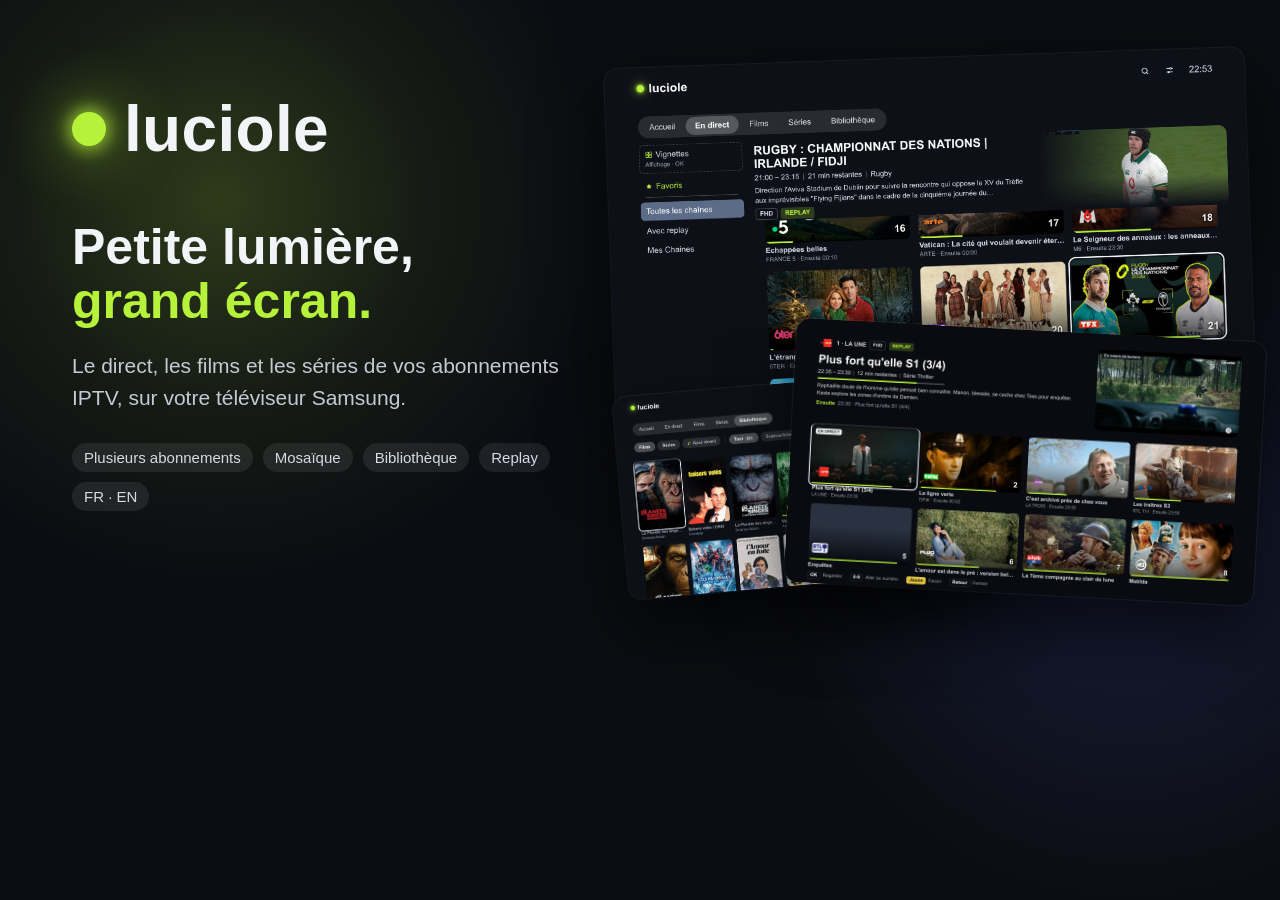
<file: outils/presentation.html>
<!doctype html>
<html lang="fr"><head><meta charset="utf-8">
<style>
  @font-face { font-family: Inter; src: url("file:///usr/share/fonts/opentype/inter/InterDisplay-Bold.otf"); font-weight: 700; }
  @font-face { font-family: Inter; src: url("file:///usr/share/fonts/opentype/inter/InterDisplay-Medium.otf"); font-weight: 500; }
  html, body { margin: 0; }
  body { width: 1280px; height: 640px; overflow: hidden; background: #0B0D12; color: #F2F4F8; font-family: Inter, sans-serif; position: relative; }
  .glow { position: absolute; left: -160px; top: -180px; width: 760px; height: 760px; border-radius: 50%;
    background: radial-gradient(closest-side, rgba(182,242,58,.20), rgba(182,242,58,.06) 55%, transparent); }
  .glow2 { position: absolute; right: -200px; bottom: -260px; width: 700px; height: 700px; border-radius: 50%;
    background: radial-gradient(closest-side, rgba(90,110,255,.16), transparent); }
  .left { position: absolute; left: 72px; top: 92px; width: 500px; }
  .brand { display: flex; align-items: center; gap: 18px; }
  .dot { width: 34px; height: 34px; border-radius: 50%; background: #B6F23A;
    box-shadow: 0 0 18px 4px rgba(182,242,58,.75), 0 0 60px 18px rgba(182,242,58,.28); }
  .name { font-size: 64px; font-weight: 700; letter-spacing: .005em; }
  h1 { margin: 54px 0 0; font-size: 50px; line-height: 1.08; font-weight: 700; }
  h1 em { font-style: normal; color: #B6F23A; }
  p { margin: 22px 0 0; font-size: 21px; line-height: 1.5; color: #C4CAD4; font-weight: 500; }
  .tags { display: flex; flex-wrap: wrap; gap: 10px; margin-top: 30px; }
  .tags span { padding: 6px 12px; border-radius: 999px; background: rgba(255,255,255,.08); color: #D5DBE6; font-size: 15px; font-weight: 500; }
  .shot { position: absolute; border-radius: 14px; overflow: hidden; box-shadow: 0 30px 70px rgba(0,0,0,.65), 0 0 0 1px rgba(255,255,255,.08); }
  .shot img { display: block; width: 100%; }
  .s1 { width: 640px; left: 610px; top: 58px; transform: rotate(-2deg); }
  .s2 { width: 470px; left: 790px; top: 330px; transform: rotate(3deg); }
  .s3 { width: 360px; left: 620px; top: 382px; transform: rotate(-5deg); }
</style></head>
<body>
  <div class="glow"></div><div class="glow2"></div>
  <div class="shot s1"><img src="../images/02-guide-direct.png" alt=""></div>
  <div class="shot s3"><img src="../images/04-bibliotheque.png" alt=""></div>
  <div class="shot s2"><img src="../images/03-mosaique.png" alt=""></div>
  <div class="left">
    <div class="brand"><span class="dot"></span><span class="name">luciole</span></div>
    <h1 id="slogan">Petite lumière,<br><em>grand écran.</em></h1>
    <p id="sub">Le direct, les films et les séries de vos abonnements IPTV, sur votre téléviseur Samsung.</p>
    <div class="tags" id="tags"><span>Plusieurs abonnements</span><span>Mosaïque</span><span>Bibliothèque</span><span>Replay</span><span>FR · EN</span></div>
  </div>
</body></html>
</file>
